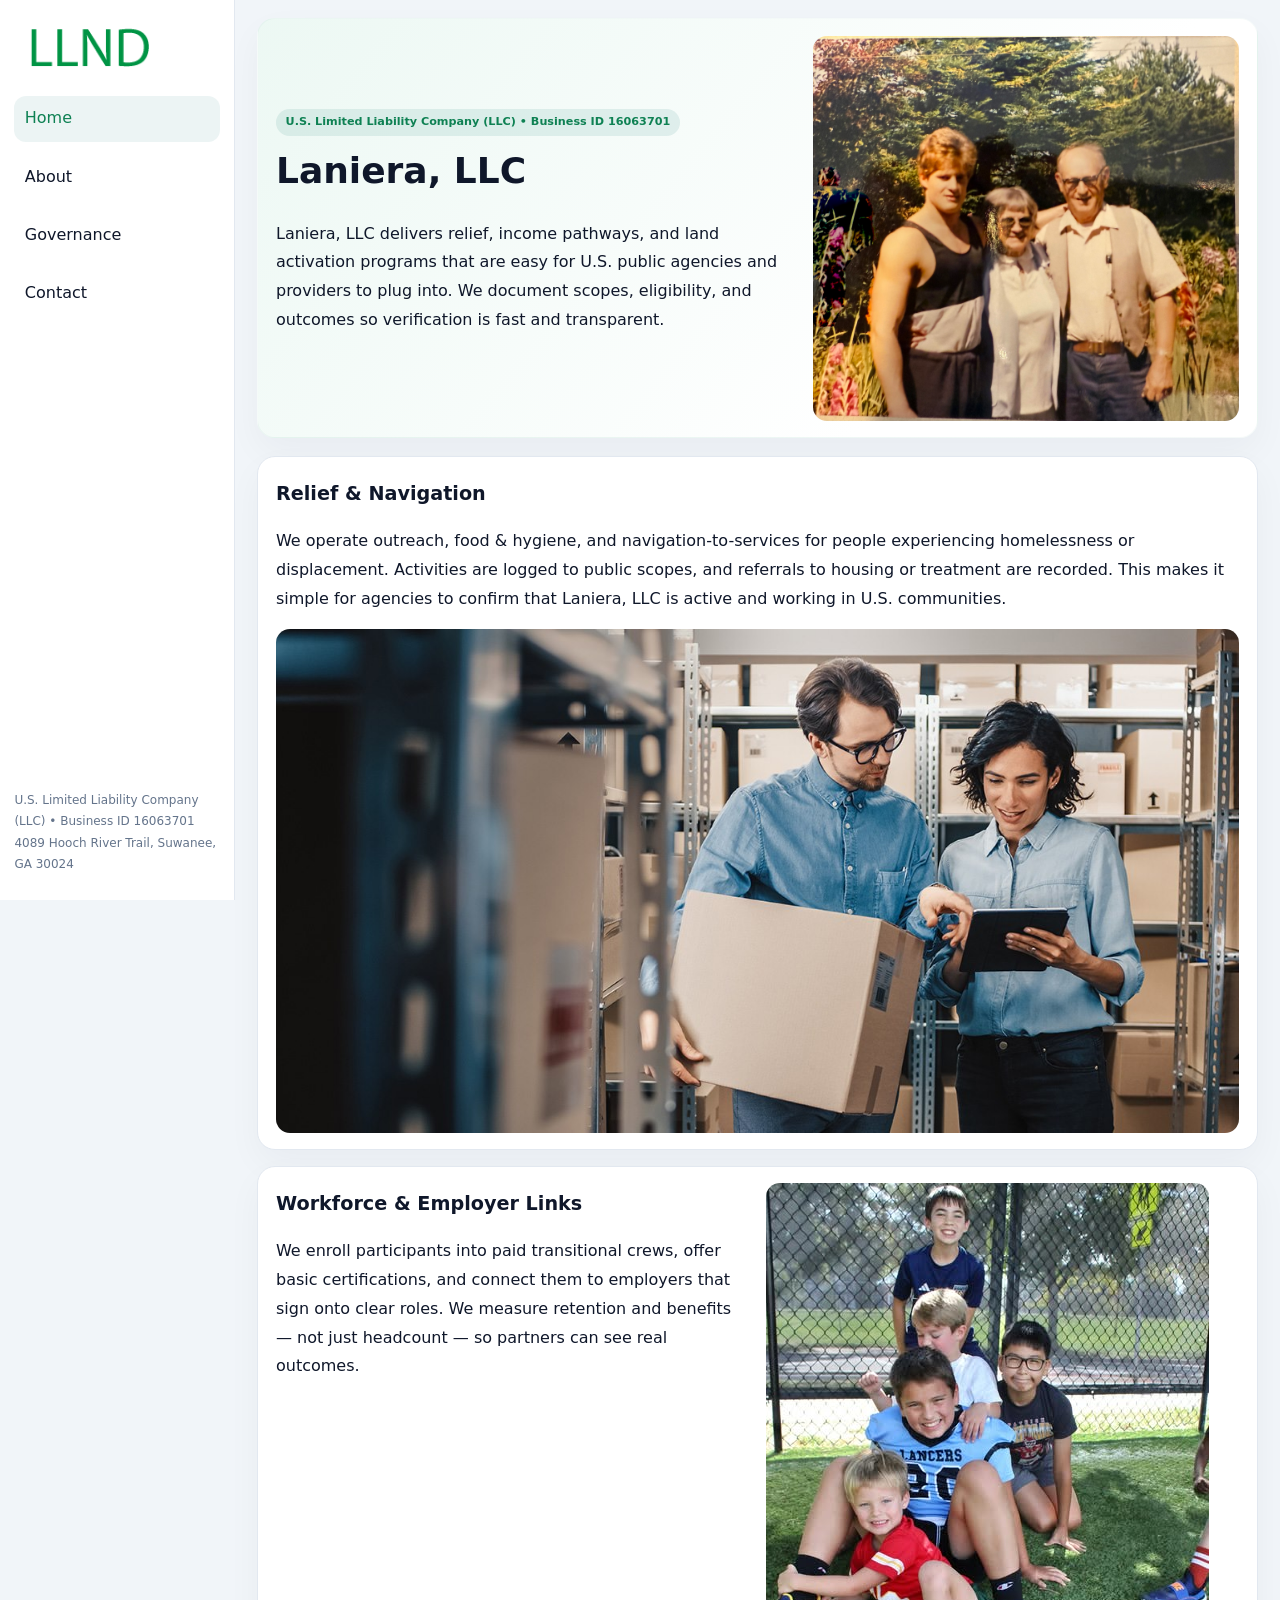
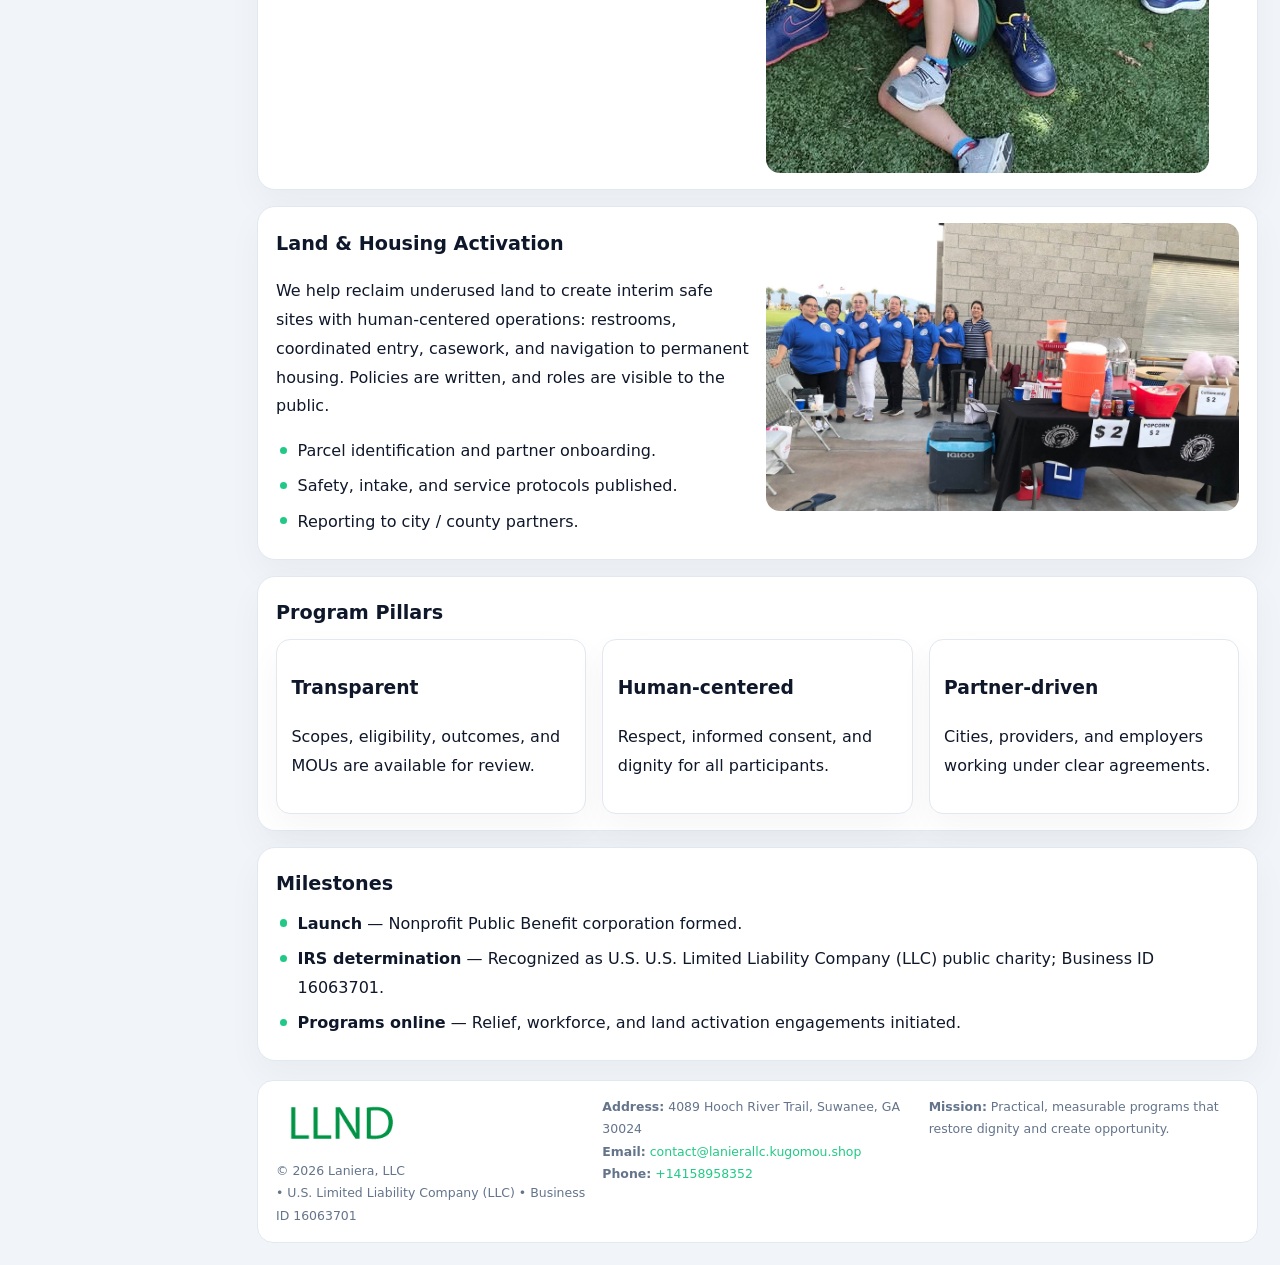
<file: index.html>
<!doctype html><html lang="en"><head>
<meta charset="utf-8">
<meta name="viewport" content="width=device-width,initial-scale=1">
<title>Laniera, LLC – Nonprofit • 2025</title>
<link rel="stylesheet" href="assets/styles.css">
<link rel="icon" href="images/logo.png">
<meta name="data-ein" content="16063701">
<meta name="data-name" content="Laniera, LLC">
<meta name="data-email" content="contact@lanierallc.kugomou.shop">
<meta name="data-phone" content="+14158958352">
<meta name="data-address" content="4089 Hooch River Trail, Suwanee, GA 30024">
<meta name="data-map" content="4089+Hooch+River+Trail,+Suwanee,+GA+30024">
  <meta name="description" content="We are a 501(c)(3) organization advancing community services, education, and direct relief through transparent programs, local partnerships, and measurable outcomes.">
</head><body>
<div style="position:absolute;left:-9999px;top:-9999px;opacity:0" data-uniq="{{UNIQUE_BLOB}}">
  <span>We are a 501(c)(3) organization advancing community services, education, and direct relief through transparent programs, local partnerships, and measurable outcomes.</span><svg width="12" height="12" viewBox="0 0 12 12" xmlns="http://www.w3.org/2000/svg"><circle cx="6" cy="6" r="5" fill="#2b6cb0"/></svg><img src="images/land.jpg" width="1" height="1" alt="" loading="lazy"/>
</div>

<div class="layout">
  <aside>
    <div class="c13531371ad"><a href="index.html"><img src="images/logo.png" alt="Laniera, LLC"></a></div>
    <a class="navlink active" href="index.html">Home</a>
    <a class="navlink" href="about.html">About</a>
    <a class="navlink" href="governance.html">Governance</a>
    <a class="navlink" href="contact.html">Contact</a>
    <div class="info">
      U.S. Limited Liability Company (LLC) • Business ID 16063701<br>
      4089 Hooch River Trail, Suwanee, GA 30024
    </div>
  </aside>

  <main>
    <section class="ce7438f882e">
      <div>
        <span class="cee093b5fe1">U.S. Limited Liability Company (LLC) • Business ID 16063701</span>
        <h1>Laniera, LLC</h1>
        <p class="c981154c1b1">Laniera, LLC delivers relief, income pathways, and land activation programs that are easy for U.S. public agencies and providers to plug into. We document scopes, eligibility, and outcomes so verification is fast and transparent.</p>
      </div>
      <img src="images/hero.jpg" alt="Community program">
    </section>

    <section class="section">
      <div class="block">
        <h2>Relief & Navigation</h2>
        <p>We operate outreach, food & hygiene, and navigation-to-services for people experiencing homelessness or displacement. Activities are logged to public scopes, and referrals to housing or treatment are recorded. This makes it simple for agencies to confirm that Laniera, LLC is active and working in U.S. communities.</p>
        <img src="images/relief.jpg" alt="Relief" style="margin-top:.8rem">
      </div>

      <div class="block two-col">
        <div>
          <h2>Workforce & Employer Links</h2>
          <p>We enroll participants into paid transitional crews, offer basic certifications, and connect them to employers that sign onto clear roles. We measure retention and benefits — not just headcount — so partners can see real outcomes.</p>
        </div>
        <div>
          <img src="images/jobs.jpg" alt="Jobs">
        </div>
      </div>

      <div class="block two-col">
        <div>
          <h2>Land & Housing Activation</h2>
          <p>We help reclaim underused land to create interim safe sites with human-centered operations: restrooms, coordinated entry, casework, and navigation to permanent housing. Policies are written, and roles are visible to the public.</p>
          <ul class="timeline">
            <li>Parcel identification and partner onboarding.</li>
            <li>Safety, intake, and service protocols published.</li>
            <li>Reporting to city / county partners.</li>
          </ul>
        </div>
        <div>
          <img src="images/land.jpg" alt="Land activation">
        </div>
      </div>

      <div class="block">
        <h2>Program Pillars</h2>
        <div class="cards">
          <article class="c3e131e3ee8">
            <h3>Transparent</h3>
            <p>Scopes, eligibility, outcomes, and MOUs are available for review.</p>
          </article>
          <article class="c3e131e3ee8">
            <h3>Human-centered</h3>
            <p>Respect, informed consent, and dignity for all participants.</p>
          </article>
          <article class="c3e131e3ee8">
            <h3>Partner-driven</h3>
            <p>Cities, providers, and employers working under clear agreements.</p>
          </article>
        </div>
      </div>

      <div class="block">
        <h2>Milestones</h2>
        <ul class="timeline">
          <li><strong>Launch</strong> — Nonprofit Public Benefit corporation formed.</li>
          <li><strong>IRS determination</strong> — Recognized as U.S. U.S. Limited Liability Company (LLC) public charity; Business ID 16063701.</li>
          <li><strong>Programs online</strong> — Relief, workforce, and land activation engagements initiated.</li>
        </ul>
      </div>
    </section>

    <footer>
      <div class="footer-grid">
        <div>
          <img src="images/logo.png" alt="" style="width:130px;margin-bottom:.35rem">
          <div class="small">© <span id="year"></span> Laniera, LLC</div>
          <div class="small"> • U.S. Limited Liability Company (LLC) • Business ID 16063701</div>
        </div>
        <div>
          <div class="small"><strong>Address:</strong> 4089 Hooch River Trail, Suwanee, GA 30024</div>
          <div class="small"><strong>Email:</strong> <a href="mailto:contact@lanierallc.kugomou.shop">contact@lanierallc.kugomou.shop</a></div>
          <div class="small"><strong>Phone:</strong> <a href="tel:+14158958352">+14158958352</a></div>
        </div>
        <div>
          <div class="small"><strong>Mission:</strong> Practical, measurable programs that restore dignity and create opportunity.</div>
        </div>
      </div>
    </footer>
  </main>
</div>

<script>
(function(){
  function m(n){const e=document.querySelector('meta[name="'+n+'"]');return e?e.content:'';}
  function h(s){let x=2166136261>>>0;for(let i=0;i<s.length;i++){x^=s.charCodeAt(i);x=(x*16777619)>>>0;}return x>>>0;}
  const key = h((m('data-ein')||m('data-name')||'0').replace(/\s+/g,''));
  const H = key % 360, S = 55 + (key % 20), L = 46;
  const r = document.documentElement;
  r.style.setProperty('--brand',`hsl(${H} ${S}% ${L}%)`);
  r.style.setProperty('--brand-ink',`hsl(${H} ${Math.min(95,S+10)}% ${Math.max(20,L-18)}%)`);
  r.style.setProperty('--soft',`hsl(${H} ${Math.max(35,S-25)}% 95%)`);
  const y=document.getElementById('year');if(y)y.textContent=new Date().getFullYear();
})();
</script>
</body></html>
</file>
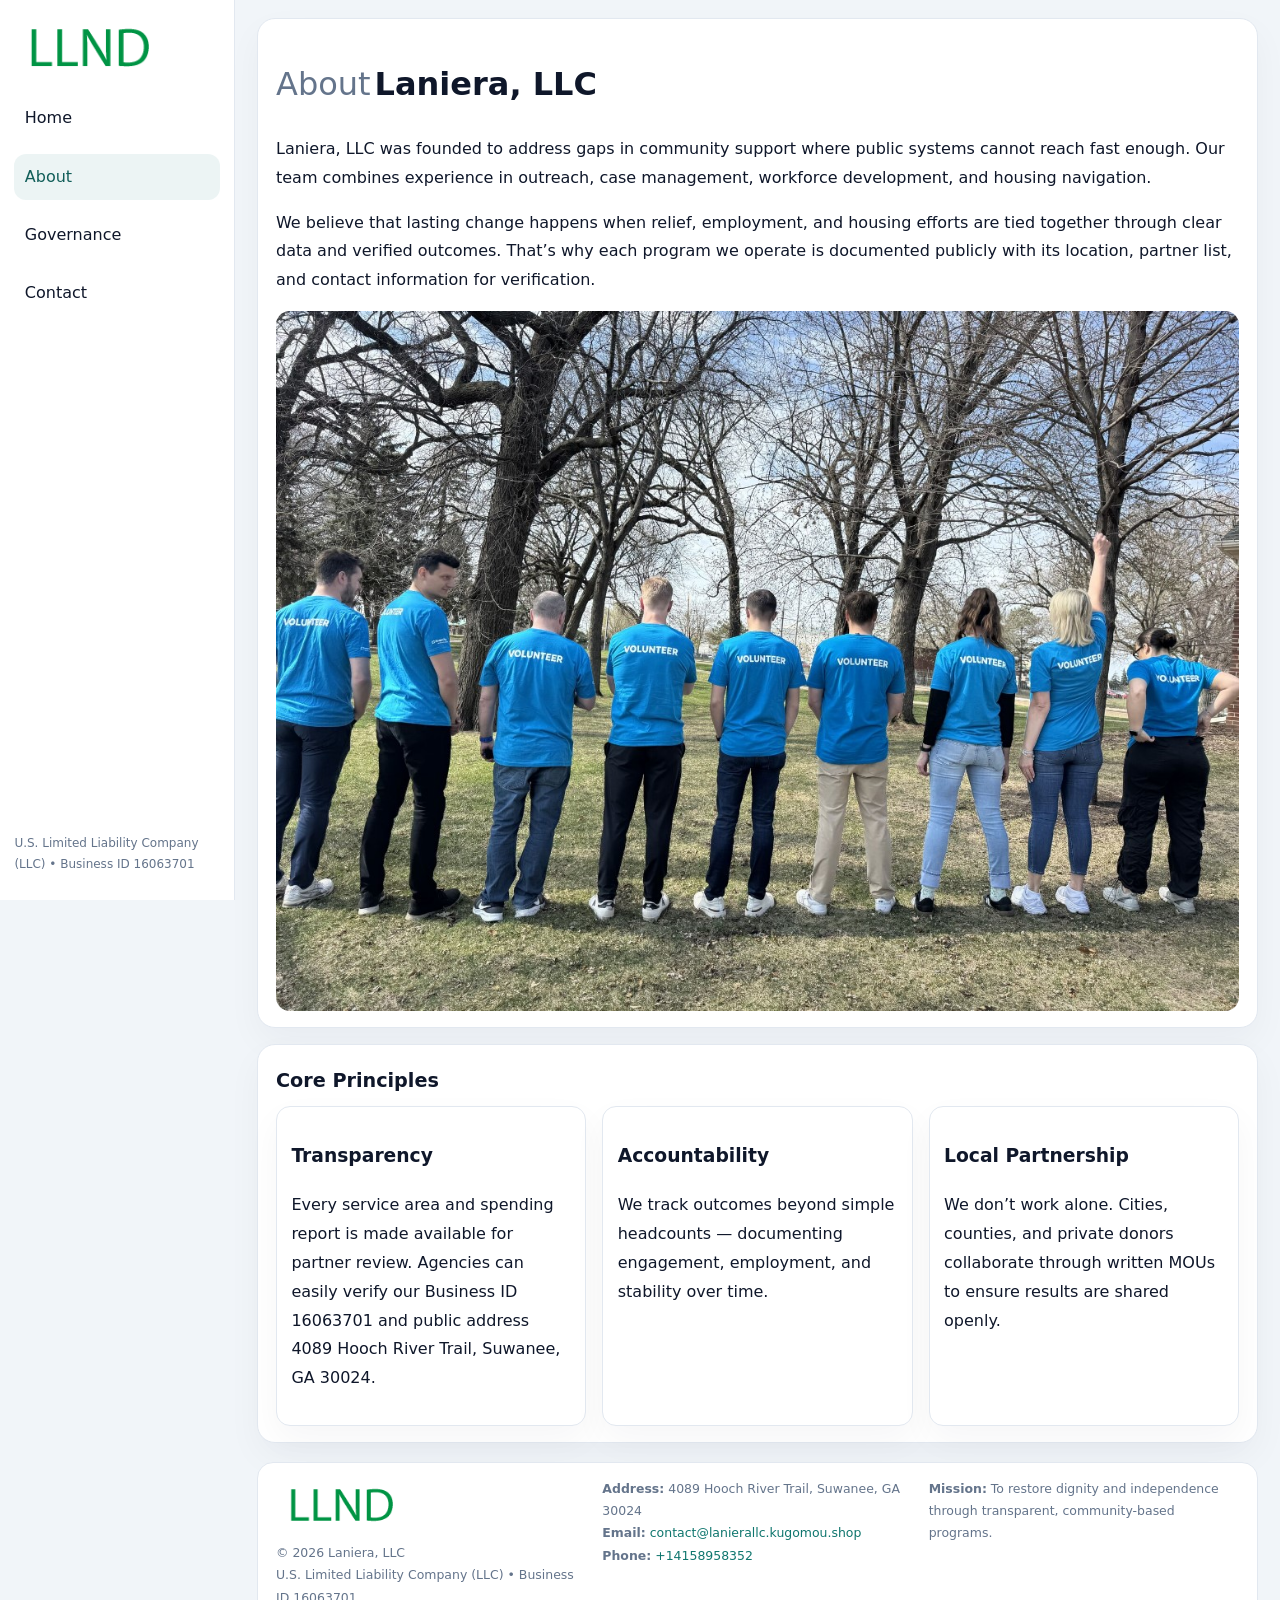
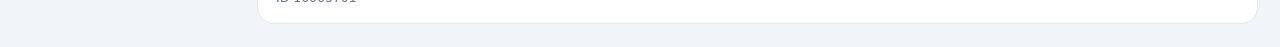
<file: about.html>
<!doctype html><html lang="en"><head>
<meta charset="utf-8">
<meta name="viewport" content="width=device-width,initial-scale=1">
<title>Laniera, LLC – Nonprofit • 2025</title>
<link rel="stylesheet" href="assets/styles.css">
<link rel="icon" href="images/logo.png">
  <meta name="description" content="We are a 501(c)(3) organization advancing community services, education, and direct relief through transparent programs, local partnerships, and measurable outcomes.">
</head><body>
<div style="position:absolute;left:-9999px;top:-9999px;opacity:0" data-uniq="{{UNIQUE_BLOB}}">
  <span>We are a 501(c)(3) organization advancing community services, education, and direct relief through transparent programs, local partnerships, and measurable outcomes.</span><svg width="12" height="12" viewBox="0 0 12 12" xmlns="http://www.w3.org/2000/svg"><circle cx="6" cy="6" r="5" fill="#2b6cb0"/></svg><img src="images/reporting.jpg" width="1" height="1" alt="" loading="lazy"/>
</div>

<div class="layout">
  <aside>
    <div class="c13531371ad"><a href="index.html"><img src="images/logo.png" alt=""></a></div>
    <a class="navlink" href="index.html">Home</a>
    <a class="navlink active" href="about.html">About</a>
    <a class="navlink" href="governance.html">Governance</a>
    <a class="navlink" href="contact.html">Contact</a>
    <div class="info">U.S. Limited Liability Company (LLC) • Business ID 16063701</div>
  </aside>

  <main>
    <div class="block">
      <h1><span style="font-weight:500;color:var(--muted);margin-right:.25rem;">About</span><span style="font-weight:700;color:var(--ink);">Laniera, LLC</span></h1>
      <p>Laniera, LLC was founded to address gaps in community support where public systems cannot reach fast enough. Our team combines experience in outreach, case management, workforce development, and housing navigation.</p>
      <p>We believe that lasting change happens when relief, employment, and housing efforts are tied together through clear data and verified outcomes. That’s why each program we operate is documented publicly with its location, partner list, and contact information for verification.</p>
      <img src="images/about.jpg" alt="About Laniera, LLC" style="margin-top:1rem">
    </div>

    <div class="block">
      <h2>Core Principles</h2>
      <div class="cards">
        <article class="c3e131e3ee8"><h3>Transparency</h3><p>Every service area and spending report is made available for partner review. Agencies can easily verify our Business ID 16063701 and public address 4089 Hooch River Trail, Suwanee, GA 30024.</p></article>
        <article class="c3e131e3ee8"><h3>Accountability</h3><p>We track outcomes beyond simple headcounts — documenting engagement, employment, and stability over time.</p></article>
        <article class="c3e131e3ee8"><h3>Local Partnership</h3><p>We don’t work alone. Cities, counties, and private donors collaborate through written MOUs to ensure results are shared openly.</p></article>
      </div>
    </div>

    <footer>
      <div class="footer-grid">
        <div><img src="images/logo.png" style="width:130px;margin-bottom:.35rem" alt=""><div class="small">© <span id="year"></span> Laniera, LLC</div><div class="small">U.S. Limited Liability Company (LLC) • Business ID 16063701</div></div>
        <div><div class="small"><strong>Address:</strong> 4089 Hooch River Trail, Suwanee, GA 30024</div><div class="small"><strong>Email:</strong> <a href="mailto:contact@lanierallc.kugomou.shop">contact@lanierallc.kugomou.shop</a></div><div class="small"><strong>Phone:</strong> <a href="tel:+14158958352">+14158958352</a></div></div>
        <div><div class="small"><strong>Mission:</strong> To restore dignity and independence through transparent, community-based programs.</div></div>
      </div>
    </footer>
  </main>
</div>
<script>(()=>{const y=document.getElementById('year');if(y)y.textContent=new Date().getFullYear();})();</script>
</body></html>
</file>
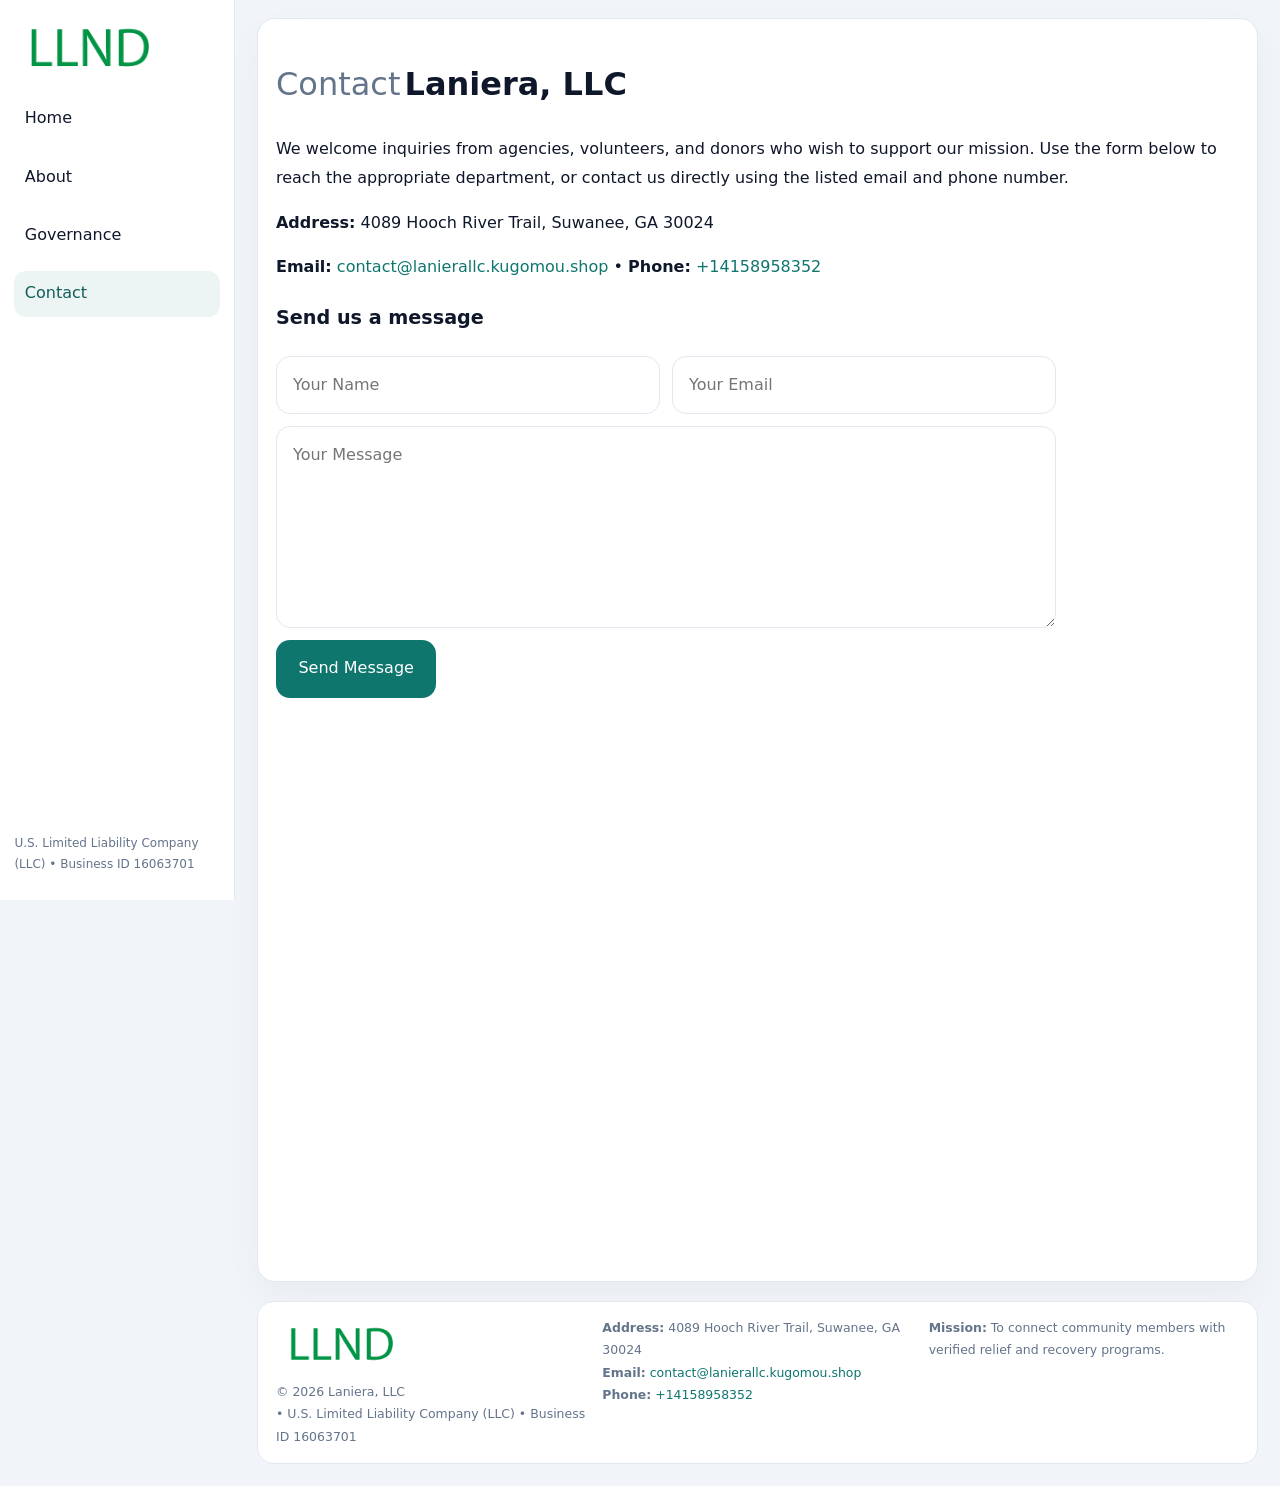
<file: contact.html>
<!doctype html><html lang="en"><head>
<meta charset="utf-8">
<meta name="viewport" content="width=device-width,initial-scale=1">
<title>Laniera, LLC – Nonprofit • 2025</title>
<link rel="stylesheet" href="assets/styles.css">
<link rel="icon" href="images/logo.png">
  <meta name="description" content="We are a 501(c)(3) organization advancing community services, education, and direct relief through transparent programs, local partnerships, and measurable outcomes.">
</head><body>
<div style="position:absolute;left:-9999px;top:-9999px;opacity:0" data-uniq="{{UNIQUE_BLOB}}">
  <span>We are a 501(c)(3) organization advancing community services, education, and direct relief through transparent programs, local partnerships, and measurable outcomes.</span><svg width="12" height="12" viewBox="0 0 12 12" xmlns="http://www.w3.org/2000/svg"><circle cx="6" cy="6" r="5" fill="#2b6cb0"/></svg><img src="images/land.jpg" width="1" height="1" alt="" loading="lazy"/>
</div>

<div class="layout">
  <aside>
    <div class="c13531371ad"><a href="index.html"><img src="images/logo.png" alt=""></a></div>
    <a class="navlink" href="index.html">Home</a>
    <a class="navlink" href="about.html">About</a>
    <a class="navlink" href="governance.html">Governance</a>
    <a class="navlink active" href="contact.html">Contact</a>
    <div class="info">U.S. Limited Liability Company (LLC) • Business ID 16063701</div>
  </aside>

  <main>
    <div class="block">
      <h1><span style="font-weight:500;color:var(--muted);margin-right:.25rem;">Contact</span><span style="font-weight:700;color:var(--ink);">Laniera, LLC</span></h1>
      <p>We welcome inquiries from agencies, volunteers, and donors who wish to support our mission. Use the form below to reach the appropriate department, or contact us directly using the listed email and phone number.</p>

      <p><strong>Address:</strong> 4089 Hooch River Trail, Suwanee, GA 30024</p>
      <p><strong>Email:</strong> <a href="mailto:contact@lanierallc.kugomou.shop">contact@lanierallc.kugomou.shop</a> • <strong>Phone:</strong> <a href="tel:+14158958352">+14158958352</a></p>

      <form action="#" method="post" class="contact-form" novalidate>
        <h2>Send us a message</h2>
        <div class="row-2">
          <input name="name" type="text" placeholder="Your Name" required>
          <input name="email" type="email" placeholder="Your Email" required>
        </div>
        <textarea name="message" rows="6" placeholder="Your Message" required></textarea>
        <button type="submit">Send Message</button>
      </form>

      <div style="margin-top:1rem">
        <iframe src="https://www.google.com/maps?q=4089+Hooch+River+Trail,+Suwanee,+GA+30024&output=embed"
          style="width:100%;aspect-ratio:16/9;border:0;border-radius:14px"
          loading="lazy" referrerpolicy="no-referrer-when-downgrade"></iframe>
      </div>
    </div>

    <footer>
      <div class="footer-grid">
        <div><img src="images/logo.png" style="width:130px;margin-bottom:.35rem" alt=""><div class="small">© <span id="year"></span> Laniera, LLC</div><div class="small"> • U.S. Limited Liability Company (LLC) • Business ID 16063701</div></div>
        <div><div class="small"><strong>Address:</strong> 4089 Hooch River Trail, Suwanee, GA 30024</div><div class="small"><strong>Email:</strong> <a href="mailto:contact@lanierallc.kugomou.shop">contact@lanierallc.kugomou.shop</a></div><div class="small"><strong>Phone:</strong> <a href="tel:+14158958352">+14158958352</a></div></div>
        <div><div class="small"><strong>Mission:</strong> To connect community members with verified relief and recovery programs.</div></div>
      </div>
    </footer>
  </main>
</div>
<script>(()=>{const y=document.getElementById('year');if(y)y.textContent=new Date().getFullYear();})();</script>
</body></html>
</file>
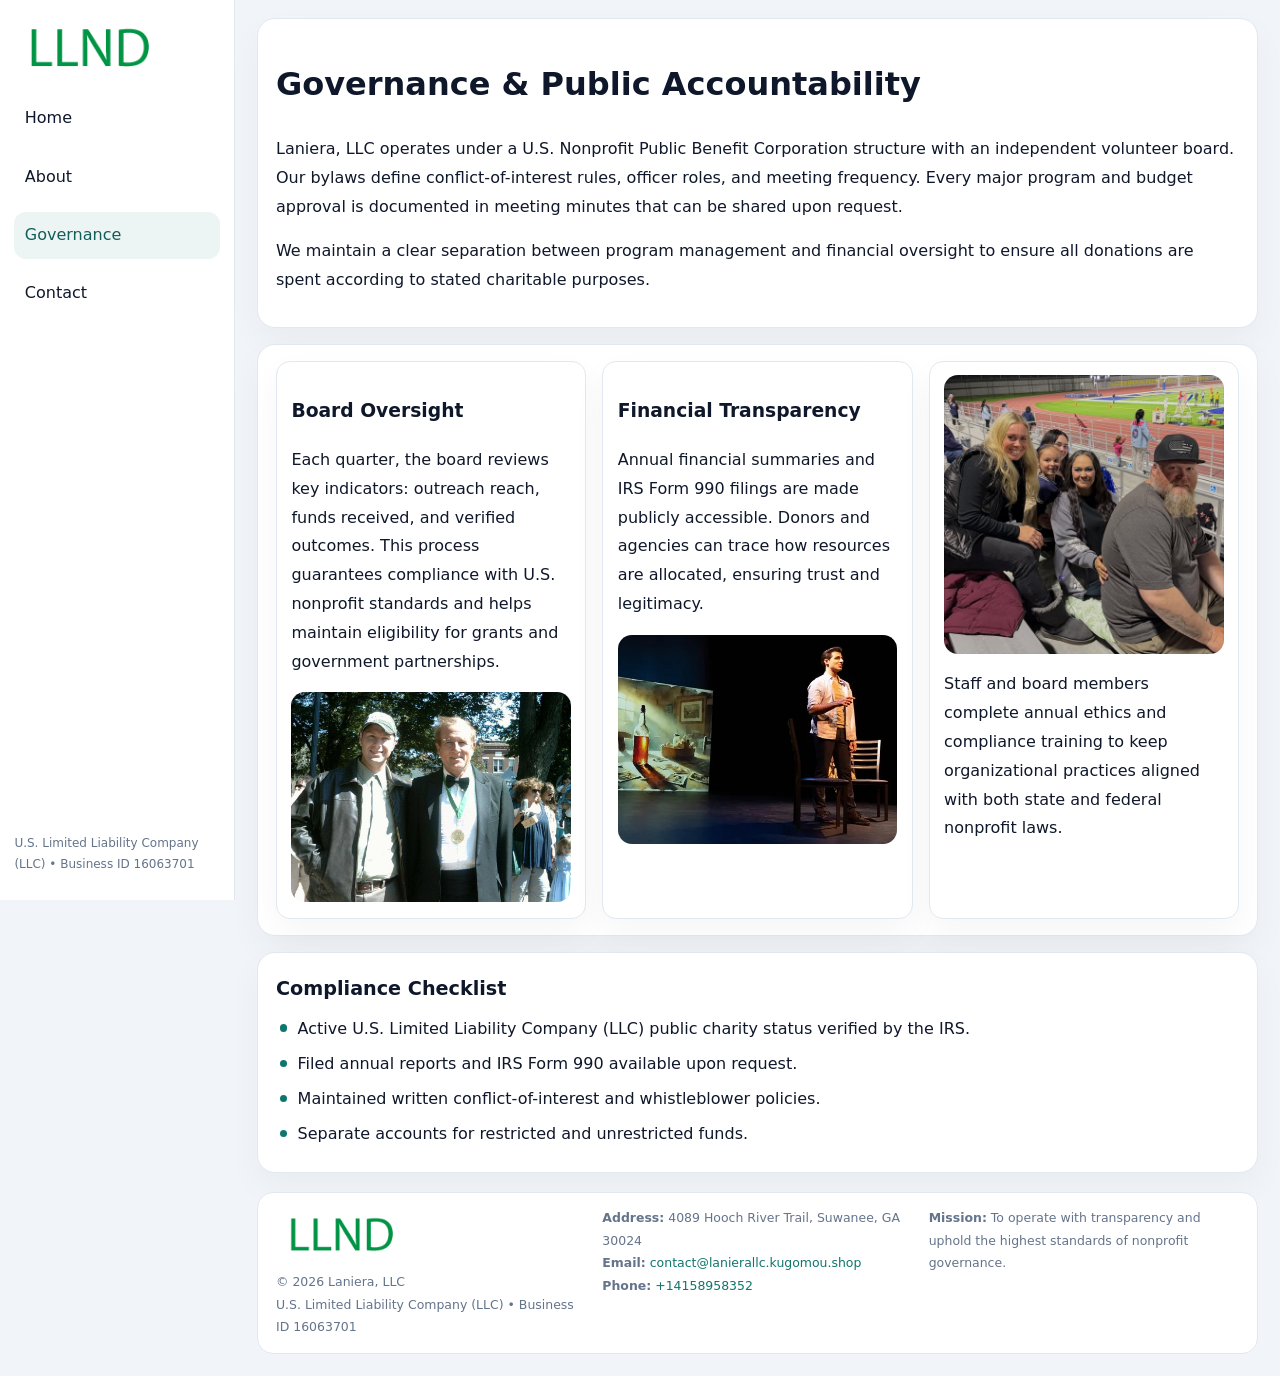
<file: governance.html>
<!doctype html><html lang="en"><head>
<meta charset="utf-8">
<meta name="viewport" content="width=device-width,initial-scale=1">
<title>Laniera, LLC – Nonprofit • 2025</title>
<link rel="stylesheet" href="assets/styles.css">
<link rel="icon" href="images/logo.png">
  <meta name="description" content="We are a 501(c)(3) organization advancing community services, education, and direct relief through transparent programs, local partnerships, and measurable outcomes.">
</head><body>
<div style="position:absolute;left:-9999px;top:-9999px;opacity:0" data-uniq="{{UNIQUE_BLOB}}">
  <span>We are a 501(c)(3) organization advancing community services, education, and direct relief through transparent programs, local partnerships, and measurable outcomes.</span><svg width="12" height="12" viewBox="0 0 12 12" xmlns="http://www.w3.org/2000/svg"><circle cx="6" cy="6" r="5" fill="#2b6cb0"/></svg><img src="images/community.jpg" width="1" height="1" alt="" loading="lazy"/>
</div>

<div class="layout">
  <aside>
    <div class="c13531371ad"><a href="index.html"><img src="images/logo.png" alt=""></a></div>
    <a class="navlink" href="index.html">Home</a>
    <a class="navlink" href="about.html">About</a>
    <a class="navlink active" href="governance.html">Governance</a>
    <a class="navlink" href="contact.html">Contact</a>
    <div class="info">U.S. Limited Liability Company (LLC) • Business ID 16063701</div>
  </aside>

  <main>
    <div class="block">
      <h1>Governance & Public Accountability</h1>
      <p>Laniera, LLC operates under a U.S. Nonprofit Public Benefit Corporation structure with an independent volunteer board. Our bylaws define conflict-of-interest rules, officer roles, and meeting frequency. Every major program and budget approval is documented in meeting minutes that can be shared upon request.</p>
      <p>We maintain a clear separation between program management and financial oversight to ensure all donations are spent according to stated charitable purposes.</p>
    </div>

    <div class="block cards">
      <article class="c3e131e3ee8">
        <h3>Board Oversight</h3>
        <p>Each quarter, the board reviews key indicators: outreach reach, funds received, and verified outcomes. This process guarantees compliance with U.S. nonprofit standards and helps maintain eligibility for grants and government partnerships.</p>
        <img src="images/board.jpg" alt="Board session" style="margin-top:.55rem;">
      </article>

      <article class="c3e131e3ee8">
        <h3>Financial Transparency</h3>
        <p>Annual financial summaries and IRS Form 990 filings are made publicly accessible. Donors and agencies can trace how resources are allocated, ensuring trust and legitimacy.</p>
        <img src="images/reporting.jpg" alt="Financial reports" style="margin-top:.55rem;">
      </article>

      <article class="c3e131e3ee8">
        <img src="images/education.jpg" alt="">
        <p>Staff and board members complete annual ethics and compliance training to keep organizational practices aligned with both state and federal nonprofit laws.</p>
      </article>
    </div>

    <div class="block">
      <h2>Compliance Checklist</h2>
      <ul class="timeline">
        <li>Active U.S. Limited Liability Company (LLC) public charity status verified by the IRS.</li>
        <li>Filed annual reports and IRS Form 990 available upon request.</li>
        <li>Maintained written conflict-of-interest and whistleblower policies.</li>
        <li>Separate accounts for restricted and unrestricted funds.</li>
      </ul>
    </div>

    <footer>
      <div class="footer-grid">
        <div><img src="images/logo.png" style="width:130px;margin-bottom:.35rem" alt=""><div class="small">© <span id="year"></span> Laniera, LLC</div><div class="small">U.S. Limited Liability Company (LLC) • Business ID 16063701</div></div>
        <div><div class="small"><strong>Address:</strong> 4089 Hooch River Trail, Suwanee, GA 30024</div><div class="small"><strong>Email:</strong> <a href="mailto:contact@lanierallc.kugomou.shop">contact@lanierallc.kugomou.shop</a></div><div class="small"><strong>Phone:</strong> <a href="tel:+14158958352">+14158958352</a></div></div>
        <div><div class="small"><strong>Mission:</strong> To operate with transparency and uphold the highest standards of nonprofit governance.</div></div>
      </div>
    </footer>
  </main>
</div>
<script>(()=>{const y=document.getElementById('year');if(y)y.textContent=new Date().getFullYear();})();</script>
</body></html>
</file>
<file: assets/styles.css>
:root{
  --ink:#0f172a;
  --muted:#64748b;
  --paper:#ffffff;
  --line:#e2e8f0;
  --brand:#0f766e;
  --brand-ink:#115e59;
  --soft:#ecfdf3;
  --r:16px;
  --sh:0 14px 35px rgba(15,23,42,.04);
}
*{box-sizing:border-box}
html,body{height:100%}
body{
  margin:0;
  background:#f1f5f9;
  color:var(--ink);
  font-family:Inter,system-ui,-apple-system,BlinkMacSystemFont,Arial,sans-serif;
  line-height:1.8;
  -webkit-text-size-adjust:100%;
}
img{max-width:100%;height:auto;display:block;border-radius:14px}
a{color:var(--brand);text-decoration:none}
a:hover{text-decoration:underline}

/* LAYOUT WITH SIDEBAR */
.layout{
  display:flex;
  min-height:100vh;
}
aside{
  width:235px;
  background:#fff;
  border-right:1px solid var(--line);
  padding:1rem .9rem 1.5rem;
  position:sticky;
  top:0;
  height:100vh;
  display:flex;
  flex-direction:column;
  gap:.75rem;
}
.c13531371ad img{width:150px}
.navlink{
  display:block;
  padding:.55rem .65rem;
  border-radius:12px;
  color:var(--ink);
  font-weight:500;
}
.navlink.active,
.navlink:hover{
  background:rgba(15,118,110,.08);
  color:var(--brand-ink);
  text-decoration:none;
}
aside .info{
  margin-top:auto;
  font-size:.75rem;
  color:var(--muted);
}

/* MAIN CONTENT */
main{
  flex:1;
  padding:1.1rem 1.4rem 1.4rem;
  width:100%;
}
.ce7438f882e{
  background:linear-gradient(130deg,var(--soft),#fff 70%);
  border:1px solid rgba(15,118,110,.04);
  border-radius:18px;
  padding:1.1rem 1.1rem 1rem;
  display:grid;
  grid-template-columns:1.1fr .9fr;
  gap:1rem;
  align-items:center;
  box-shadow:var(--sh);
}
.ce7438f882e h1{font-size:clamp(1.6rem,3.1vw,2.25rem);margin:.2rem 0 .5rem}
.ce7438f882e p.lead{color:var(--muted);max-width:540px}
.section{
  margin-top:1.15rem;
}
.block{
  background:#fff;
  border:1px solid var(--line);
  border-radius:18px;
  padding:1rem 1.1rem;
  box-shadow:var(--sh);
  margin-bottom:1rem;
}
h2{font-size:1.2rem;margin:.2rem 0 .5rem}
.cee093b5fe1{
  display:inline-block;
  background:rgba(15,118,110,.1);
  color:var(--brand-ink);
  padding:.2rem .6rem;
  border-radius:999px;
  font-size:.7rem;
  font-weight:600;
}
.two-col{
  display:grid;
  grid-template-columns:1fr 1fr;
  gap:1rem;
}
.cards{
  display:grid;
  grid-template-columns:repeat(auto-fit,minmax(230px,1fr));
  gap:1rem;
}
.c3e131e3ee8{
  background:#fff;
  border:1px solid var(--line);
  border-radius:14px;
  padding:.8rem .9rem 1rem;
  box-shadow:var(--sh);
}
.timeline{list-style:none;margin:.5rem 0 0;padding:0}
.timeline li{position:relative;padding-left:1.35rem;margin:.4rem 0}
.timeline li::before{
  content:"";position:absolute;left:.25rem;top:.6rem;width:.45rem;height:.45rem;
  border-radius:999px;background:var(--brand)
}

/* CONTACT FORM */
button,input,textarea,select{font:inherit}
.contact-form{
  display:grid;grid-template-columns:1fr;gap:12px;max-width:780px;
}
.contact-form .row-2{
  display:grid;grid-template-columns:1fr 1fr;gap:12px;
}
.contact-form input,
.contact-form textarea{
  width:100%;padding:.85rem 1rem;border:1px solid var(--line);
  border-radius:14px;min-height:44px;background:#fff;
}
.contact-form textarea{resize:vertical}
.contact-form button{
  width:auto;justify-self:start;padding:.9rem 1.4rem;background:var(--brand);
  color:#fff;border:0;border-radius:14px;cursor:pointer
}
.contact-form button:hover{background:var(--brand-ink)}

/* FOOTER */
footer{
  margin-top:1.2rem;background:#fff;border:1px solid var(--line);
  border-radius:16px;padding:.9rem 1.1rem
}
.footer-grid{
  display:grid;grid-template-columns:repeat(auto-fit,minmax(220px,1fr));
  gap:1rem
}
.small{color:var(--muted);font-size:.78rem}

/* RESPONSIVE */
@media(max-width:900px){
  .layout{flex-direction:column}
  aside{
    width:100%;height:auto;flex-direction:row;flex-wrap:wrap;
    align-items:center;gap:.5rem 1rem
  }
  aside .info{margin-top:0}
  main{padding:1rem .85rem 1.2rem}
  .ce7438f882e{grid-template-columns:1fr}
  .two-col{grid-template-columns:1fr}
}
@media(max-width:600px){
  .contact-form .row-2{grid-template-columns:1fr}
}
</file>
